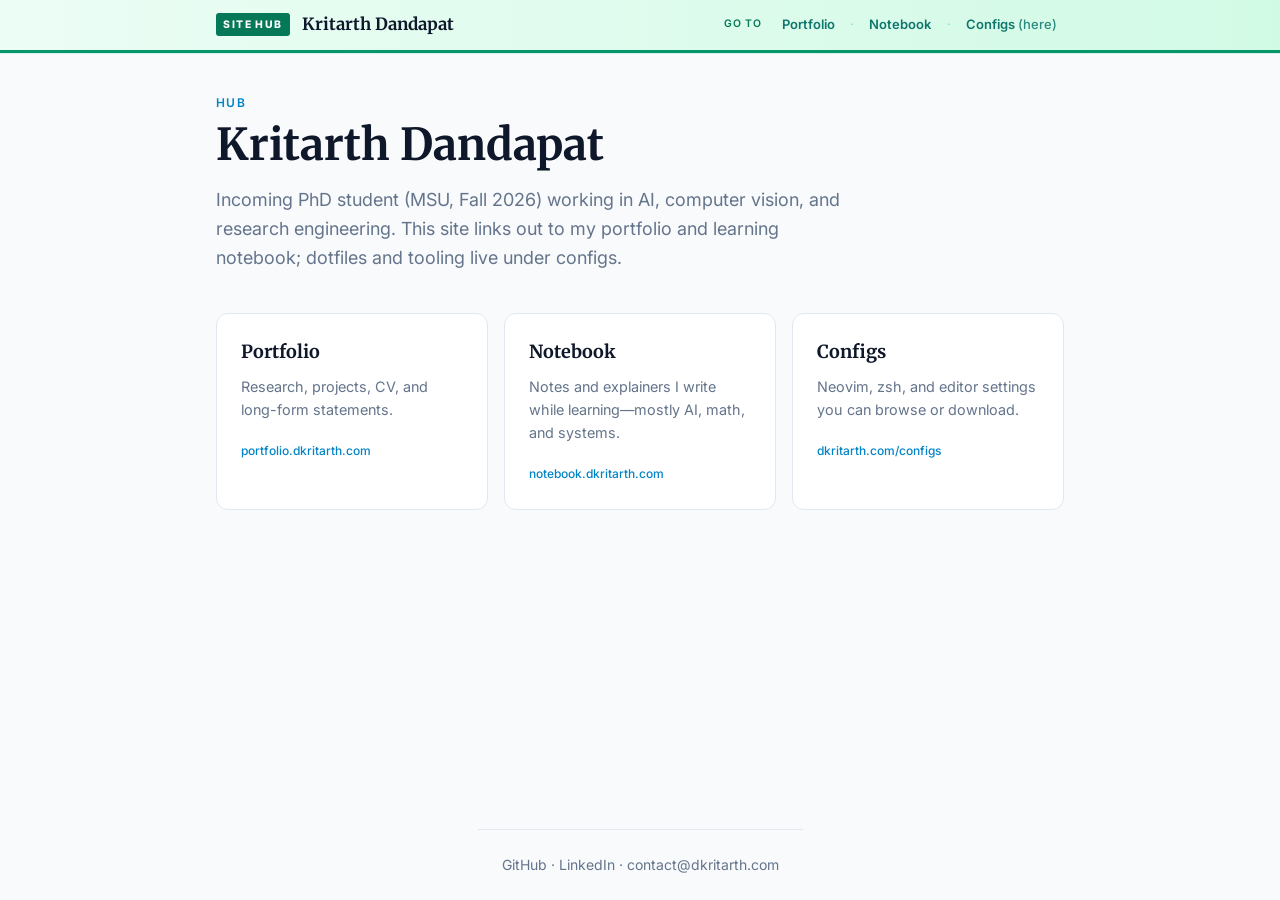
<file: hub/index.html>
<!DOCTYPE html>
<html lang="en">
<head>
  <meta charset="UTF-8">
  <meta name="viewport" content="width=device-width, initial-scale=1">
  <title>Kritarth Dandapat · AI, computer vision &amp; PhD (MSU) · dkritarth.com</title>
  <meta name="description" content="Kritarth Dandapat — incoming PhD student at Michigan State University (Fall 2026) in AI and computer vision. Hub linking to portfolio, learning notebook, and public dotfiles.">
  <link rel="canonical" href="https://dkritarth.com/">
  <meta name="robots" content="index, follow">
  <meta property="og:type" content="website">
  <meta property="og:site_name" content="Kritarth Dandapat">
  <meta property="og:title" content="Kritarth Dandapat · dkritarth.com">
  <meta property="og:description" content="Incoming PhD student (MSU) in AI and computer vision. Links to portfolio, notebook notes, and configs.">
  <meta property="og:url" content="https://dkritarth.com/">
  <meta property="og:locale" content="en_US">
  <meta property="og:image" content="https://portfolio.dkritarth.com/data/My%20Studio%20Photo.JPG">
  <meta name="twitter:card" content="summary_large_image">
  <meta name="twitter:title" content="Kritarth Dandapat · dkritarth.com">
  <meta name="twitter:description" content="Incoming PhD student (MSU) in AI and computer vision. Portfolio, notebook, and configs.">
  <meta name="twitter:image" content="https://portfolio.dkritarth.com/data/My%20Studio%20Photo.JPG">
  <link rel="preconnect" href="https://fonts.googleapis.com">
  <link rel="preconnect" href="https://fonts.gstatic.com" crossorigin>
  <link href="https://fonts.googleapis.com/css2?family=Inter:wght@400;500;600;700&family=Merriweather:ital,wght@0,400;0,700;1,400&display=swap" rel="stylesheet">
  <link rel="stylesheet" href="hub.css">
  <script type="application/ld+json">
  {"@context":"https://schema.org","@graph":[
    {"@type":"WebSite","name":"Kritarth Dandapat","url":"https://dkritarth.com/","description":"Personal site hub: portfolio, learning notebook, and public configs."},
    {"@type":"Person","@id":"https://dkritarth.com/#person","name":"Kritarth Dandapat","url":"https://dkritarth.com/","image":"https://portfolio.dkritarth.com/data/My%20Studio%20Photo.JPG","jobTitle":"PhD student in Computer Science","email":"mailto:contact@dkritarth.com","sameAs":["https://github.com/Kritarth-Dandapat","https://www.linkedin.com/in/kritarth-dandapat/","https://portfolio.dkritarth.com/","https://notebook.dkritarth.com/"],"alumniOf":{"@type":"CollegeOrUniversity","name":"University at Buffalo, SUNY"},"worksFor":{"@type":"CollegeOrUniversity","name":"Michigan State University"}}
  ]}
  </script>
</head>
<body>
  <header class="hub-chrome">
    <div class="hub-chrome-inner">
      <div>
        <span class="hub-site-pill">Site hub</span>
        <span class="hub-brand-name">Kritarth Dandapat</span>
      </div>
      <nav class="hub-chrome-nav" aria-label="Open another site">
        <span class="hub-chrome-caption">Go to</span>
        <a href="https://portfolio.dkritarth.com">Portfolio</a>
        <span class="hub-chrome-dot" aria-hidden>·</span>
        <a href="https://notebook.dkritarth.com">Notebook</a>
        <span class="hub-chrome-dot" aria-hidden>·</span>
        <a href="configs/">Configs <span style="font-weight:500;opacity:0.85">(here)</span></a>
      </nav>
    </div>
  </header>

  <main class="main">
    <p class="eyebrow">Hub</p>
    <h1>Kritarth Dandapat</h1>
    <p class="lede">
      Incoming PhD student (MSU, Fall 2026) working in AI, computer vision, and research engineering.
      This site links out to my portfolio and learning notebook; dotfiles and tooling live under configs.
    </p>

    <div class="cards">
      <a class="card" href="https://portfolio.dkritarth.com">
        <h2>Portfolio</h2>
        <p>Research, projects, CV, and long-form statements.</p>
        <span class="card-meta">portfolio.dkritarth.com</span>
      </a>
      <a class="card" href="https://notebook.dkritarth.com">
        <h2>Notebook</h2>
        <p>Notes and explainers I write while learning—mostly AI, math, and systems.</p>
        <span class="card-meta">notebook.dkritarth.com</span>
      </a>
      <a class="card" href="configs/">
        <h2>Configs</h2>
        <p>Neovim, zsh, and editor settings you can browse or download.</p>
        <span class="card-meta">dkritarth.com/configs</span>
      </a>
    </div>
  </main>

  <footer class="footer">
    <a href="https://github.com/Kritarth-Dandapat">GitHub</a>
    ·
    <a href="https://www.linkedin.com/in/kritarth-dandapat/">LinkedIn</a>
    ·
    <a href="mailto:contact@dkritarth.com">contact@dkritarth.com</a>
  </footer>
  <script src="local-dev-links.js" defer></script>
</body>
</html>
</file>
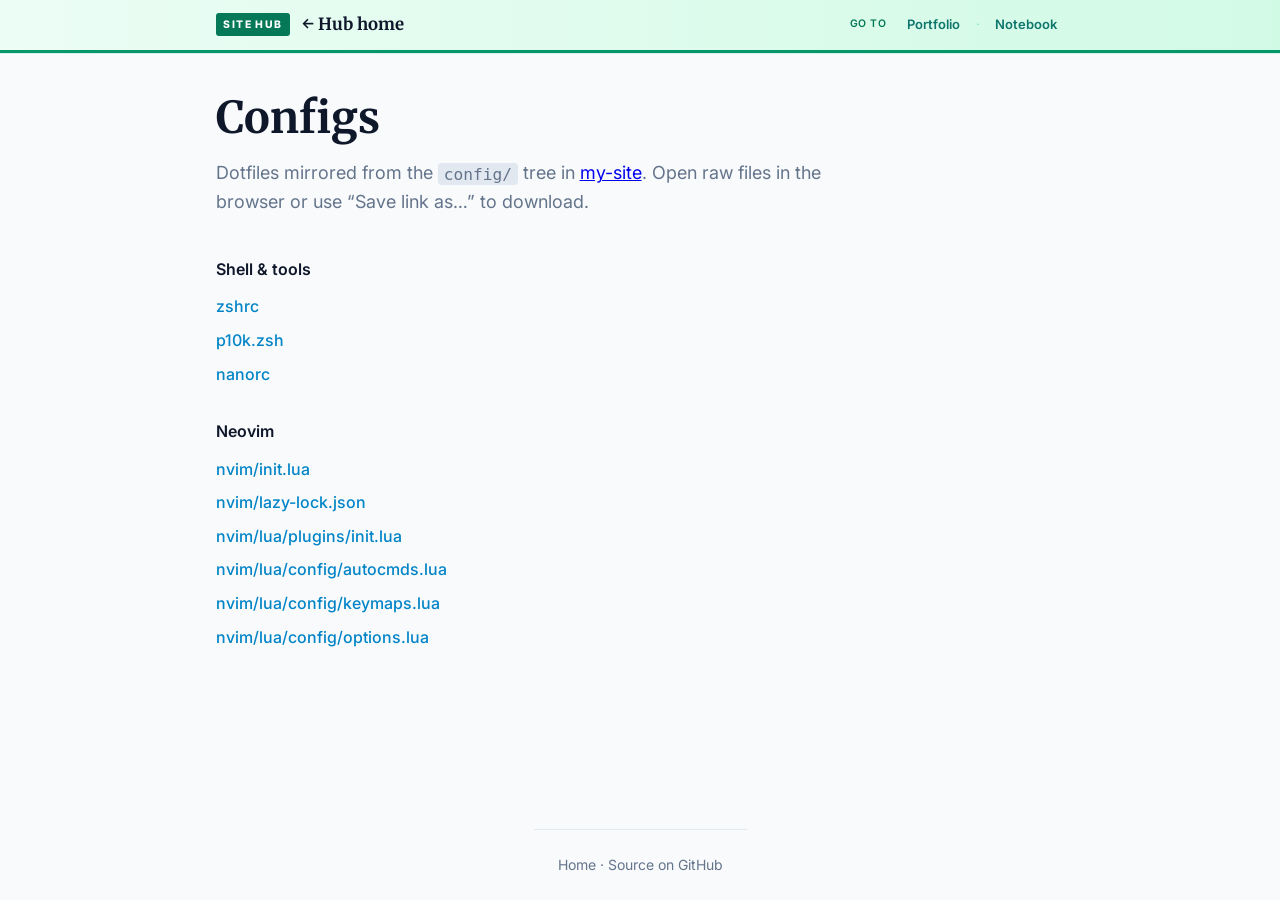
<file: hub/configs/index.html>
<!DOCTYPE html>
<html lang="en">
<head>
  <meta charset="UTF-8">
  <meta name="viewport" content="width=device-width, initial-scale=1">
  <title>Dotfiles &amp; configs (Neovim, zsh) · Kritarth Dandapat · dkritarth.com</title>
  <meta name="description" content="Public dotfiles and editor configs: zsh, Powerlevel10k, Neovim, nano, and more—mirrored from the my-site repo for download.">
  <link rel="canonical" href="https://dkritarth.com/configs/">
  <meta name="robots" content="index, follow">
  <meta property="og:type" content="website">
  <meta property="og:title" content="Configs · Kritarth Dandapat">
  <meta property="og:description" content="Browse and download Neovim, zsh, and tool configuration files.">
  <meta property="og:url" content="https://dkritarth.com/configs/">
  <meta property="og:locale" content="en_US">
  <meta name="twitter:card" content="summary">
  <meta name="twitter:title" content="Configs · Kritarth Dandapat">
  <meta name="twitter:description" content="Public dotfiles: Neovim, zsh, nano, and more.">
  <link rel="preconnect" href="https://fonts.googleapis.com">
  <link rel="preconnect" href="https://fonts.gstatic.com" crossorigin>
  <link href="https://fonts.googleapis.com/css2?family=Inter:wght@400;500;600&family=Merriweather:wght@700&display=swap" rel="stylesheet">
  <link rel="stylesheet" href="../hub.css">
  <script type="application/ld+json">
  {"@context":"https://schema.org","@type":"WebPage","name":"Configs · Kritarth Dandapat","url":"https://dkritarth.com/configs/","description":"Public Neovim, zsh, and tool configuration files for download.","isPartOf":{"@type":"WebSite","name":"Kritarth Dandapat","url":"https://dkritarth.com/"}}
  </script>
</head>
<body>
  <header class="hub-chrome">
    <div class="hub-chrome-inner">
      <div>
        <span class="hub-site-pill">Site hub</span>
        <a href="../" class="hub-brand-name" style="text-decoration:none;color:inherit">← Hub home</a>
      </div>
      <nav class="hub-chrome-nav" aria-label="Open another site">
        <span class="hub-chrome-caption">Go to</span>
        <a href="https://portfolio.dkritarth.com">Portfolio</a>
        <span class="hub-chrome-dot" aria-hidden>·</span>
        <a href="https://notebook.dkritarth.com">Notebook</a>
      </nav>
    </div>
  </header>

  <main class="main">
    <h1>Configs</h1>
    <p class="lede">
      Dotfiles mirrored from the <code>config/</code> tree in
      <a href="https://github.com/Kritarth-Dandapat/my-site">my-site</a>. Open raw files in the browser or use “Save link as…” to download.
    </p>

    <section class="file-section">
      <h2>Shell &amp; tools</h2>
      <ul class="file-list">
        <li><a href="zshrc" download>zshrc</a></li>
        <li><a href="p10k.zsh" download>p10k.zsh</a></li>
        <li><a href="nanorc" download>nanorc</a></li>
      </ul>
    </section>

    <section class="file-section">
      <h2>Neovim</h2>
      <ul class="file-list">
        <li><a href="nvim/init.lua" download>nvim/init.lua</a></li>
        <li><a href="nvim/lazy-lock.json" download>nvim/lazy-lock.json</a></li>
        <li><a href="nvim/lua/plugins/init.lua" download>nvim/lua/plugins/init.lua</a></li>
        <li><a href="nvim/lua/config/autocmds.lua" download>nvim/lua/config/autocmds.lua</a></li>
        <li><a href="nvim/lua/config/keymaps.lua" download>nvim/lua/config/keymaps.lua</a></li>
        <li><a href="nvim/lua/config/options.lua" download>nvim/lua/config/options.lua</a></li>
      </ul>
    </section>
  </main>

  <footer class="footer">
    <a href="../">Home</a>
    ·
    <a href="https://github.com/Kritarth-Dandapat/my-site/tree/master/config">Source on GitHub</a>
  </footer>

  <style>
    code { font-size: 0.9em; background: #e2e8f0; padding: 0.1em 0.35em; border-radius: 4px; }
    .file-section { margin-bottom: 2rem; }
    .file-section h2 { font-size: 1rem; font-weight: 600; margin: 0 0 0.75rem; color: #0f172a; }
    .file-list { list-style: none; padding: 0; margin: 0; }
    .file-list li { margin-bottom: 0.5rem; }
    .file-list a { color: #0284c7; font-weight: 500; text-decoration: none; }
    .file-list a:hover { text-decoration: underline; }
  </style>
  <script src="../local-dev-links.js" defer></script>
</body>
</html>
</file>
<file: hub/hub.css>
/* Align with portfolio: Inter + Merriweather, sky / slate */
:root {
  --bg: #f8fafc;
  --text: #0f172a;
  --muted: #64748b;
  --accent: #0284c7;
  --accent-hover: #0369a1;
  --card: #ffffff;
  --border: #e2e8f0;
}

*,
*::before,
*::after {
  box-sizing: border-box;
}

body {
  margin: 0;
  min-height: 100vh;
  font-family: Inter, system-ui, sans-serif;
  background: var(--bg);
  color: var(--text);
  line-height: 1.6;
  display: flex;
  flex-direction: column;
}

/* Full-width site chrome — distinct from portfolio (sky) and notebook (violet) */
.hub-chrome {
  width: 100%;
  background: linear-gradient(90deg, #ecfdf5 0%, #d1fae5 100%);
  border-bottom: 3px solid #059669;
  box-shadow: 0 1px 0 rgba(5, 150, 105, 0.12);
}

.hub-chrome-inner {
  max-width: 56rem;
  margin: 0 auto;
  padding: 0.7rem 1.5rem;
  display: flex;
  flex-wrap: wrap;
  align-items: center;
  justify-content: space-between;
  gap: 0.75rem 1.25rem;
}

.hub-site-pill {
  display: inline-block;
  font-family: Inter, system-ui, sans-serif;
  font-size: 0.65rem;
  font-weight: 800;
  letter-spacing: 0.14em;
  text-transform: uppercase;
  color: #fff;
  background: #047857;
  padding: 0.2rem 0.45rem;
  border-radius: 3px;
  margin-right: 0.5rem;
  vertical-align: middle;
}

.hub-brand-name {
  font-family: Merriweather, Georgia, serif;
  font-weight: 700;
  font-size: 1.05rem;
  color: var(--text);
  vertical-align: middle;
}

.hub-chrome-nav {
  display: flex;
  flex-wrap: wrap;
  align-items: center;
  gap: 0.35rem 0.5rem;
  font-family: Inter, system-ui, sans-serif;
  font-size: 0.8125rem;
}

.hub-chrome-caption {
  color: #047857;
  font-weight: 600;
  text-transform: uppercase;
  letter-spacing: 0.06em;
  font-size: 0.65rem;
  margin-right: 0.35rem;
}

.hub-chrome-nav a {
  color: #0f766e;
  text-decoration: none;
  font-weight: 600;
  padding: 0.2rem 0.45rem;
  border-radius: 4px;
}

.hub-chrome-nav a:hover {
  background: rgba(5, 150, 105, 0.12);
  color: #065f46;
}

.hub-chrome-dot {
  color: #6ee7b7;
  user-select: none;
}

.main {
  flex: 1;
  max-width: 56rem;
  margin: 0 auto;
  padding: 2.5rem 1.5rem 3rem;
  width: 100%;
}

.eyebrow {
  font-size: 0.75rem;
  font-weight: 600;
  letter-spacing: 0.12em;
  text-transform: uppercase;
  color: var(--accent);
  margin: 0 0 0.5rem;
}

h1 {
  font-family: Merriweather, Georgia, serif;
  font-size: clamp(2rem, 5vw, 2.75rem);
  font-weight: 700;
  margin: 0 0 1rem;
  line-height: 1.15;
}

.lede {
  font-size: 1.125rem;
  color: var(--muted);
  max-width: 40rem;
  margin: 0 0 2.5rem;
}

.cards {
  display: grid;
  gap: 1rem;
}

@media (min-width: 640px) {
  .cards {
    grid-template-columns: repeat(2, 1fr);
  }
}

@media (min-width: 900px) {
  .cards {
    grid-template-columns: repeat(3, 1fr);
  }
}

.card {
  display: block;
  padding: 1.5rem;
  background: var(--card);
  border: 1px solid var(--border);
  border-radius: 0.75rem;
  text-decoration: none;
  color: inherit;
  transition: border-color 0.15s ease, box-shadow 0.15s ease;
}

.card:hover {
  border-color: #bae6fd;
  box-shadow: 0 10px 40px -20px rgba(14, 165, 233, 0.35);
}

.card h2 {
  font-family: Merriweather, Georgia, serif;
  font-size: 1.125rem;
  margin: 0 0 0.5rem;
  color: var(--text);
}

.card p {
  margin: 0 0 1rem;
  font-size: 0.9rem;
  color: var(--muted);
}

.card-meta {
  font-size: 0.75rem;
  font-weight: 500;
  color: var(--accent);
}

.footer {
  max-width: 56rem;
  margin: 0 auto;
  padding: 1.5rem;
  font-size: 0.875rem;
  color: var(--muted);
  border-top: 1px solid var(--border);
}

.footer a {
  color: var(--muted);
  text-decoration: none;
}

.footer a:hover {
  color: var(--accent);
}
</file>
